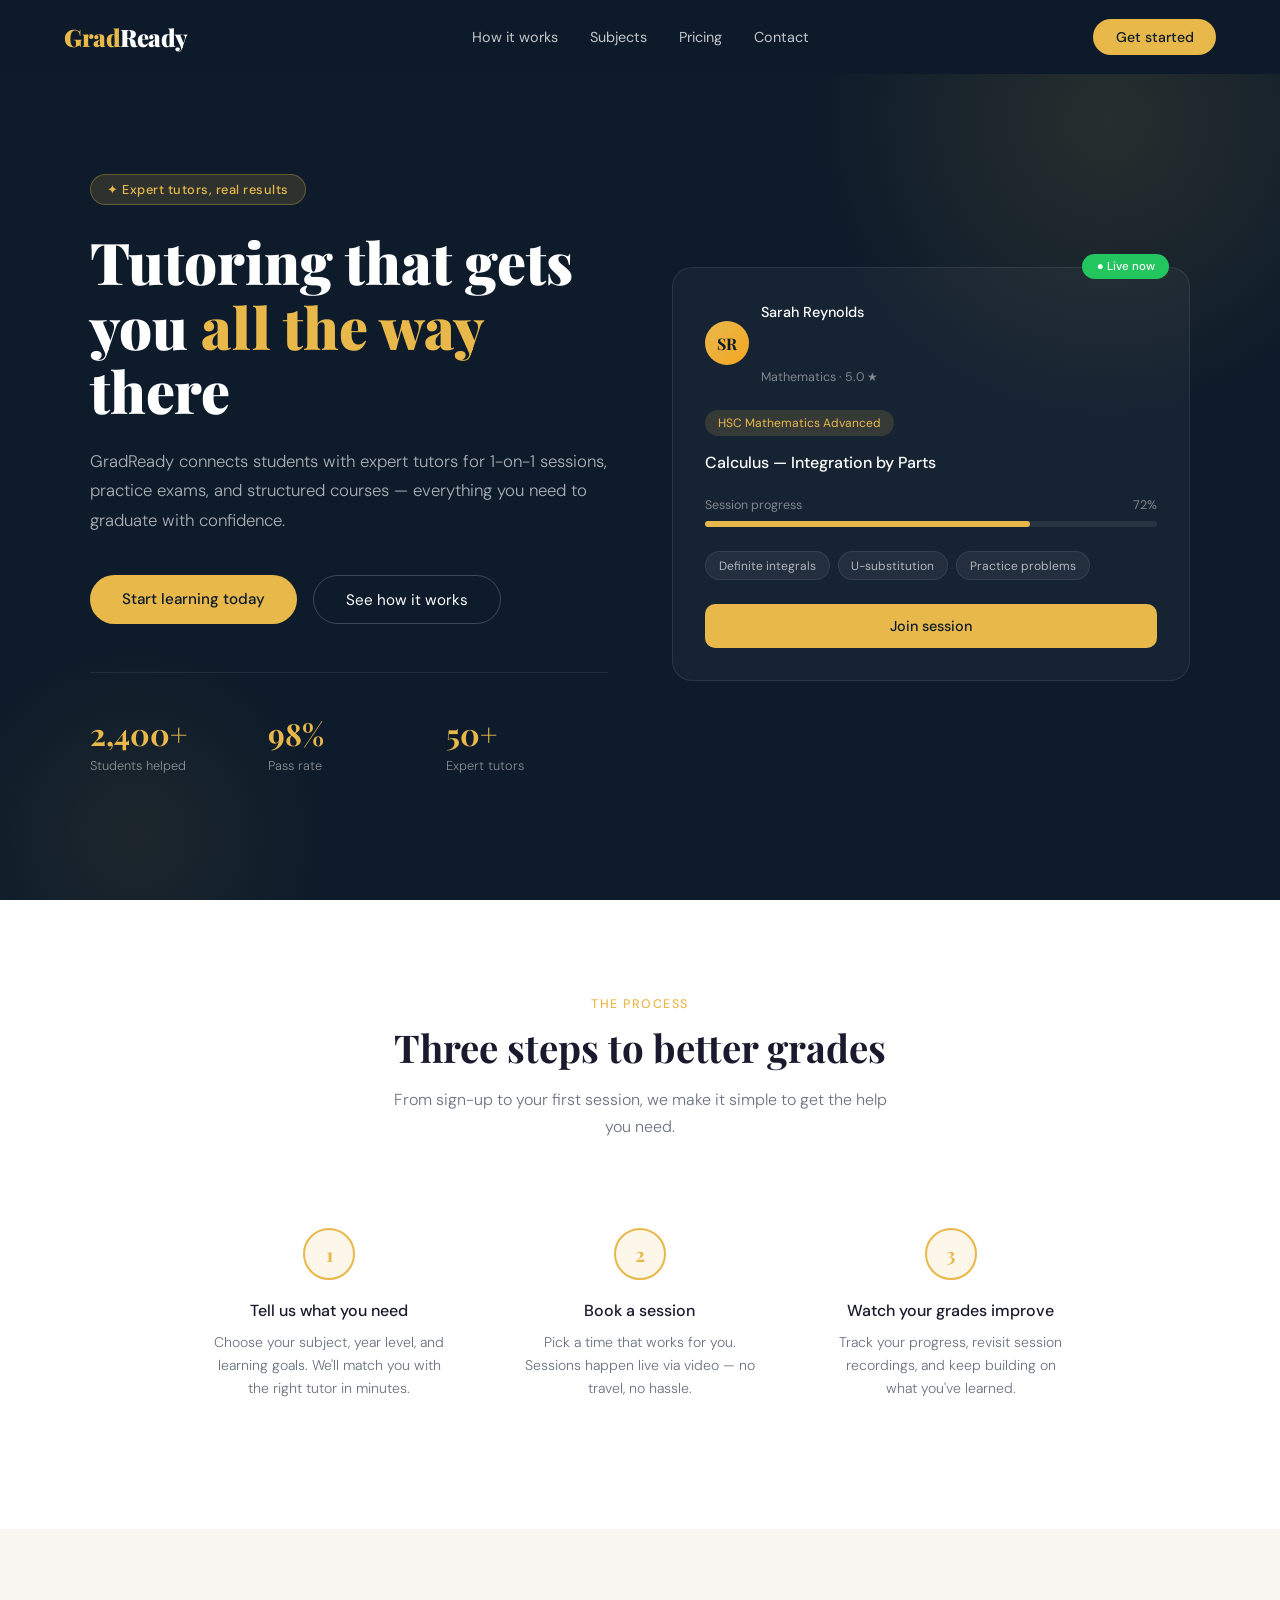
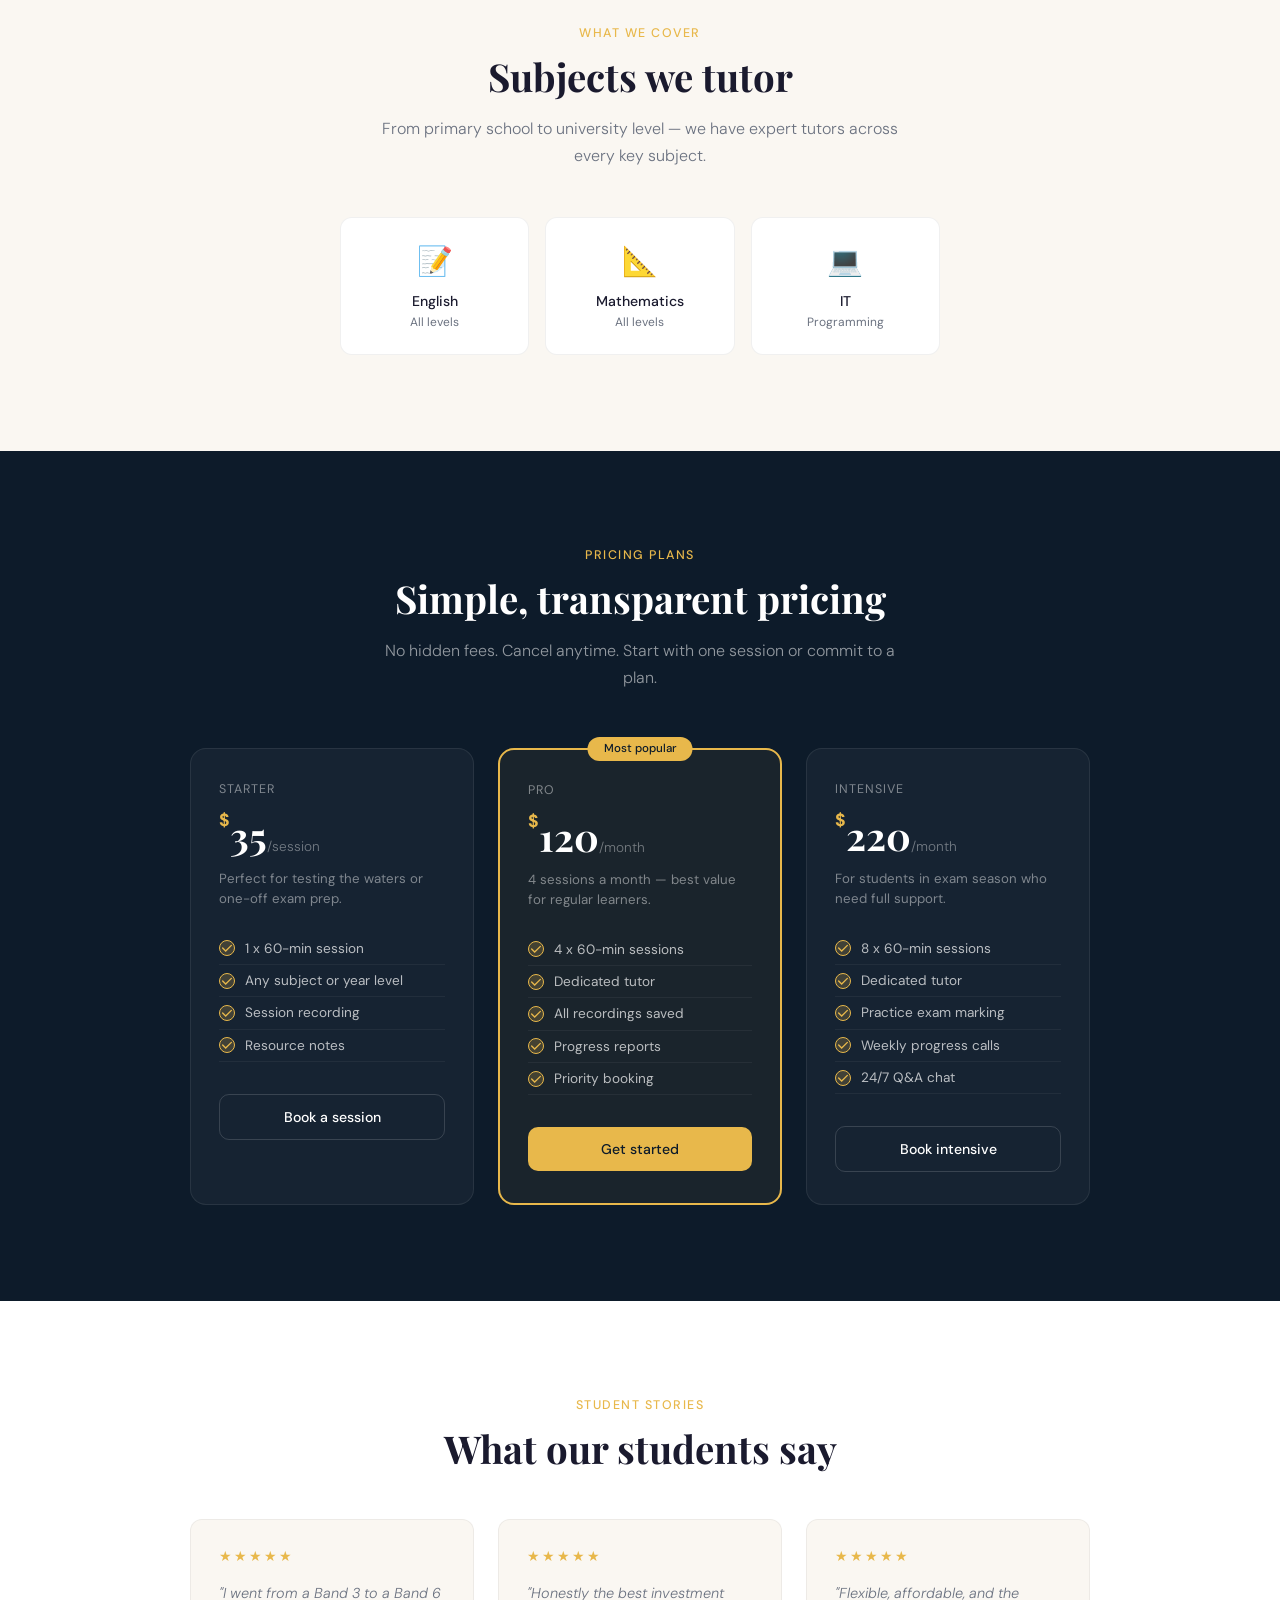
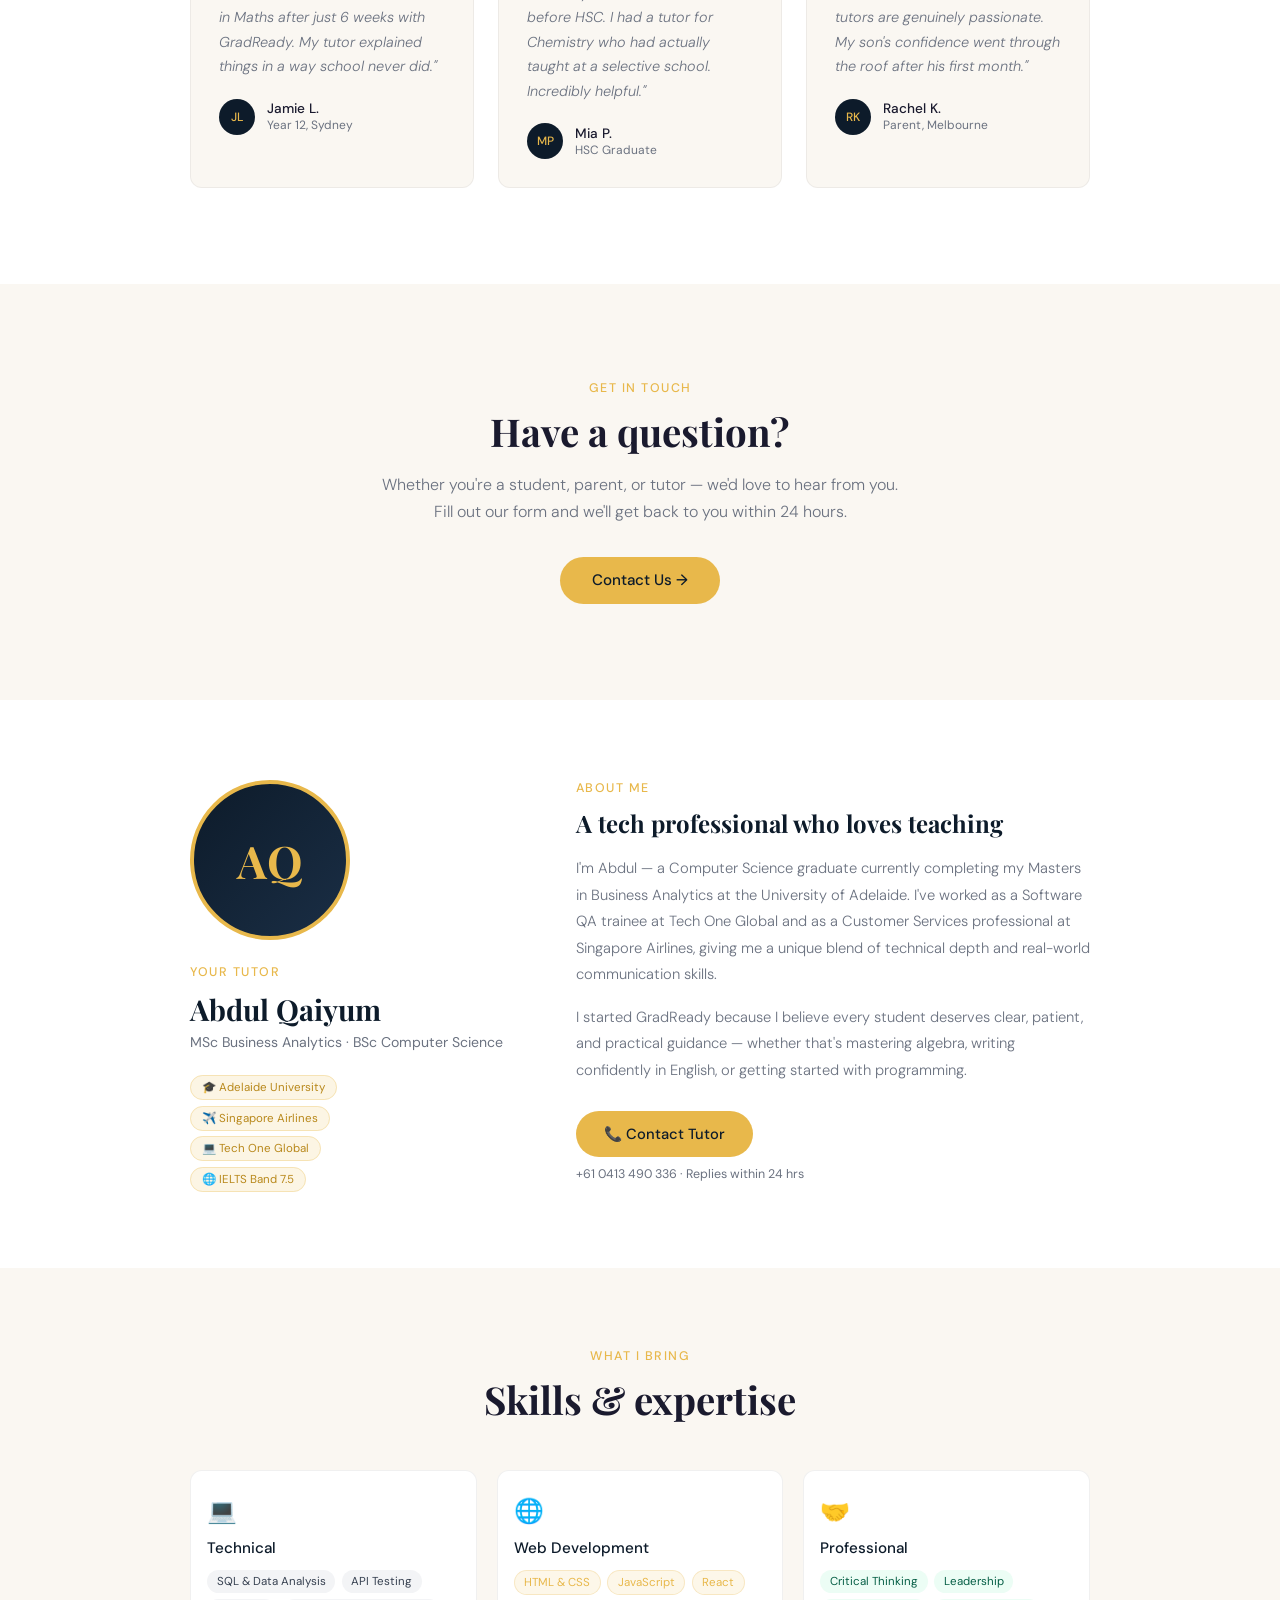
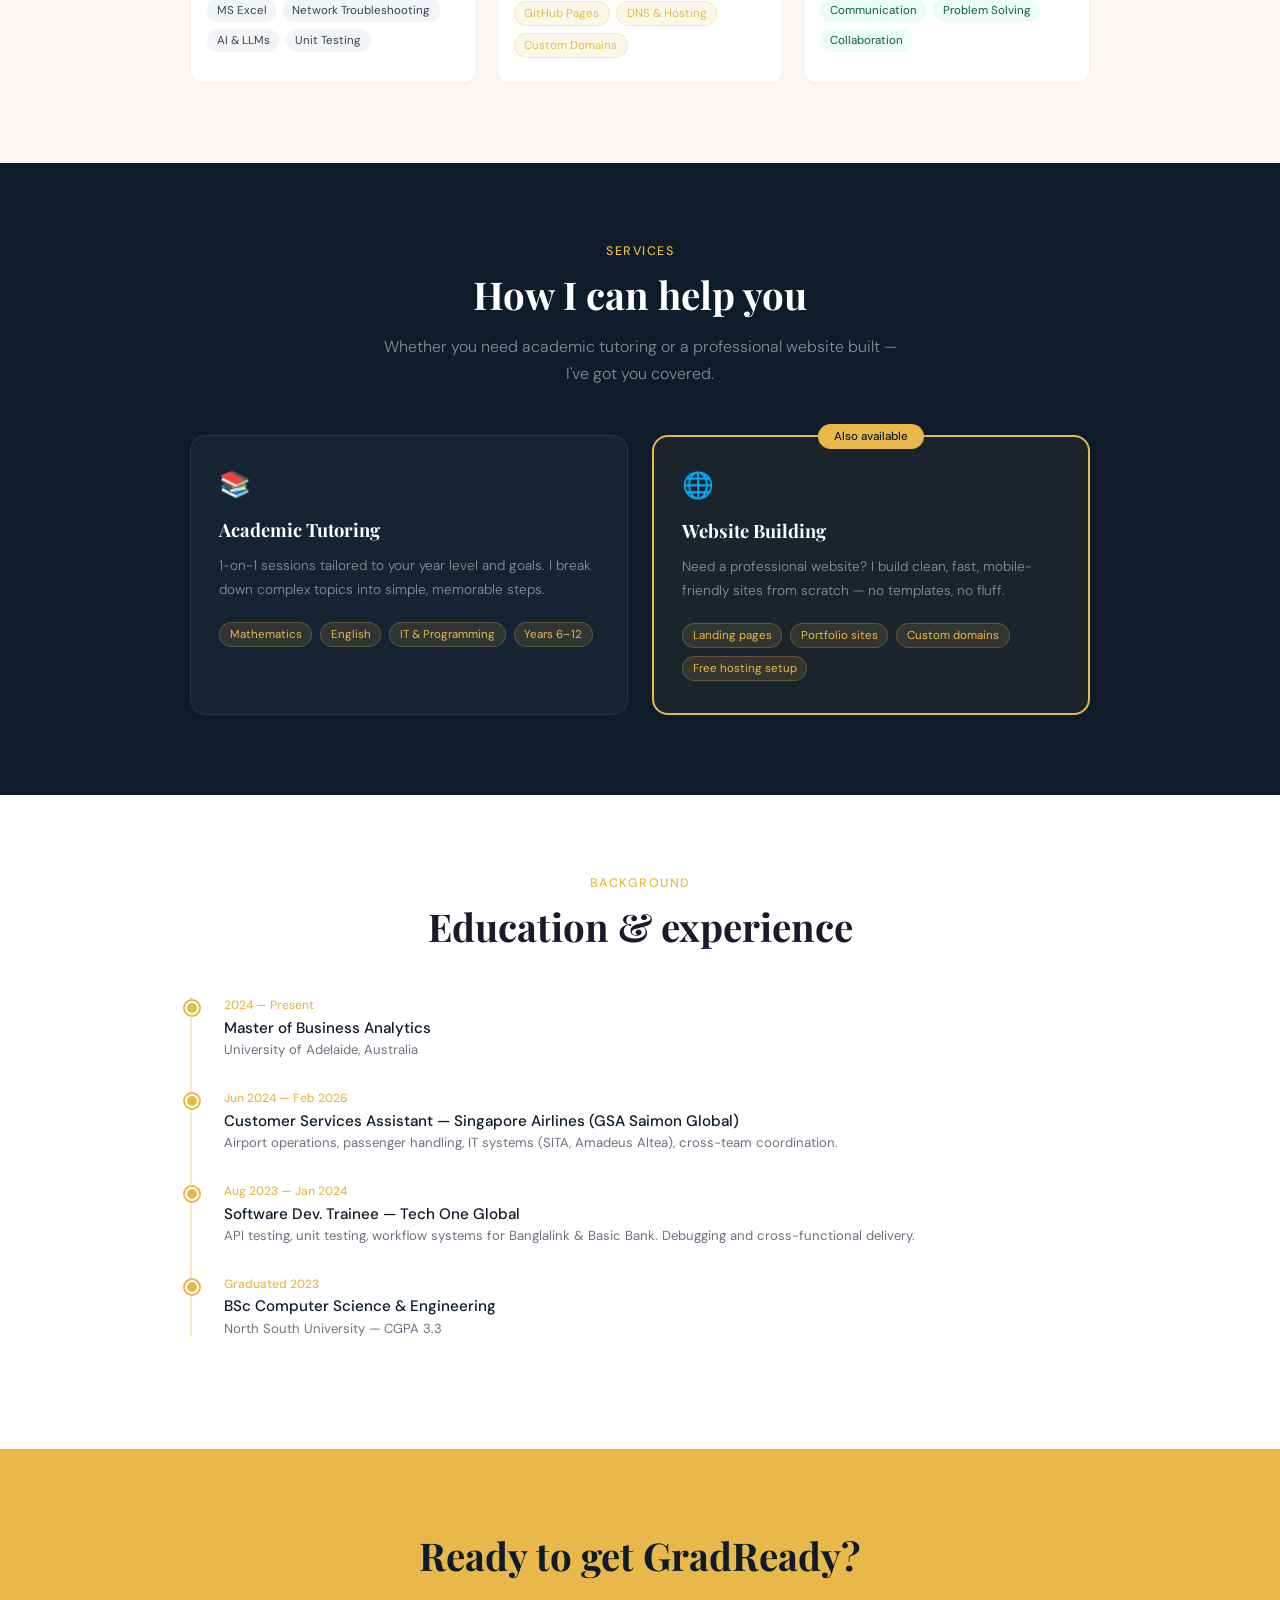
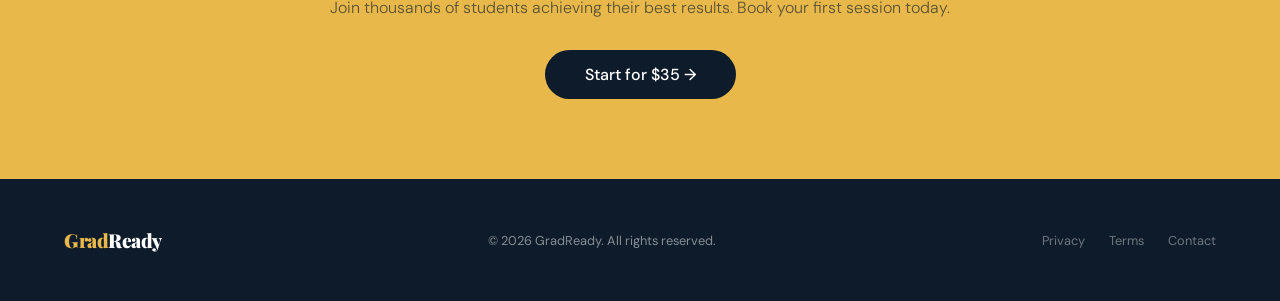
<file: index.html>
<!DOCTYPE html>
<html lang="en">
<head>
  <meta charset="UTF-8">
  <meta name="viewport" content="width=device-width, initial-scale=1.0">

  <!-- Primary SEO -->
  <title>GradReady | Online Tutoring in Maths, English & IT — Adelaide</title>
  <meta name="description" content="GradReady offers expert 1-on-1 online tutoring in Mathematics, English, and IT for students in Years 6–12. Based in Adelaide, Australia. Book your first session today.">
  <meta name="keywords" content="online tutoring Adelaide, maths tutor Adelaide, English tutor, IT tutor, Year 12 tutoring, HSC tutoring Australia, GradReady">
  <meta name="author" content="Abdul Qaiyum">
  <link rel="canonical" href="https://gradready.io">

  <!-- Open Graph (WhatsApp, Facebook, LinkedIn previews) -->
  <meta property="og:title" content="GradReady | Online Tutoring in Maths, English & IT">
  <meta property="og:description" content="Expert 1-on-1 online tutoring for Years 6–12. Maths, English, and IT. Based in Adelaide, Australia.">
  <meta property="og:url" content="https://gradready.io">
  <meta property="og:type" content="website">
  <meta property="og:site_name" content="GradReady">

  <!-- Twitter/X Card -->
  <meta name="twitter:card" content="summary">
  <meta name="twitter:title" content="GradReady | Online Tutoring in Maths, English & IT">
  <meta name="twitter:description" content="Expert 1-on-1 online tutoring for Years 6–12. Maths, English, and IT. Based in Adelaide, Australia.">

  <!-- Indexing -->
  <meta name="robots" content="index, follow">

  <!-- Fonts -->
  <link href="https://fonts.googleapis.com/css2?family=Playfair+Display:wght@400;700;900&family=DM+Sans:wght@300;400;500&display=swap" rel="stylesheet">
  <link rel="stylesheet" href="styles.css">
</head>
<body>

<!-- NAV -->
<nav>
  <div class="logo">Grad<span>Ready</span></div>
  <ul>
    <li><a href="#how">How it works</a></li>
    <li><a href="#subjects">Subjects</a></li>
    <li><a href="#pricing">Pricing</a></li>
    <li><a href="#contact">Contact</a></li>
</ul>
  <a href="#pricing" class="nav-cta">Get started</a>
</nav>

<!-- HERO -->
<section class="hero" id="home">
  <div class="hero-inner">
    <div>
      <div class="hero-badge">✦ Expert tutors, real results</div>
      <h1>Tutoring that gets you <em>all the way</em> there</h1>
      <p>GradReady connects students with expert tutors for 1-on-1 sessions, practice exams, and structured courses — everything you need to graduate with confidence.</p>
      <div class="hero-btns">
        <a href="#pricing" class="btn-primary">Start learning today</a>
        <a href="#how" class="btn-secondary">See how it works</a>
      </div>
      <div class="hero-stats">
        <div><div class="stat-num">2,400+</div><div class="stat-label">Students helped</div></div>
        <div><div class="stat-num">98%</div><div class="stat-label">Pass rate</div></div>
        <div><div class="stat-num">50+</div><div class="stat-label">Expert tutors</div></div>
      </div>
    </div>
    <div>
      <div class="hero-card">
        <div class="floating-badge">● Live now</div>
        <div class="tutor-pill">
          <div class="tutor-avatar">SR</div>
          <div class="tutor-info">
            <p>Sarah Reynolds</p>
            <span>Mathematics · 5.0 ★</span>
          </div>
        </div>
        <div class="session-tag">HSC Mathematics Advanced</div>
        <div class="session-title">Calculus — Integration by Parts</div>
        <div class="progress-label"><span>Session progress</span><span>72%</span></div>
        <div class="progress-bar"><div class="progress-fill"></div></div>
        <div class="topics">
          <span class="topic-chip">Definite integrals</span>
          <span class="topic-chip">U-substitution</span>
          <span class="topic-chip">Practice problems</span>
        </div>
        <button class="join-btn">Join session</button>
      </div>
    </div>
  </div>
</section>

<!-- HOW IT WORKS -->
<section class="how" id="how">
  <div style="max-width: 900px; margin: 0 auto;">
    <div class="centered">
      <div class="section-label">The process</div>
      <h2 class="section-title">Three steps to better grades</h2>
      <p class="section-sub">From sign-up to your first session, we make it simple to get the help you need.</p>
    </div>
    <div class="steps">
      <div class="step">
        <div class="step-num">1</div>
        <h3>Tell us what you need</h3>
        <p>Choose your subject, year level, and learning goals. We'll match you with the right tutor in minutes.</p>
      </div>
      <div class="step">
        <div class="step-num">2</div>
        <h3>Book a session</h3>
        <p>Pick a time that works for you. Sessions happen live via video — no travel, no hassle.</p>
      </div>
      <div class="step">
        <div class="step-num">3</div>
        <h3>Watch your grades improve</h3>
        <p>Track your progress, revisit session recordings, and keep building on what you've learned.</p>
      </div>
    </div>
  </div>
</section>

<!-- SUBJECTS -->
<section class="subjects" id="subjects">
  <div class="centered">
    <div class="section-label">What we cover</div>
    <h2 class="section-title">Subjects we tutor</h2>
    <p class="section-sub">From primary school to university level — we have expert tutors across every key subject.</p>
  </div>
  <div class="subjects-grid" style="max-width: 600px; margin: 3rem auto 0; grid-template-columns: repeat(3, 1fr);">
    <div class="subject-card"><span class="subject-icon">📝</span><h4>English</h4><p>All levels</p></div>
    <div class="subject-card"><span class="subject-icon">📐</span><h4>Mathematics</h4><p>All levels</p></div>
    <div class="subject-card"><span class="subject-icon">💻</span><h4>IT</h4><p>Programming</p></div>
  </div>
</section>

<!-- PRICING -->
<section class="pricing" id="pricing">
  <div class="centered">
    <div class="section-label">Pricing plans</div>
    <h2 class="section-title">Simple, transparent pricing</h2>
    <p class="section-sub">No hidden fees. Cancel anytime. Start with one session or commit to a plan.</p>
  </div>
  <div class="plans" style="max-width: 900px; margin: 3.5rem auto 0;">
    <div class="plan">
      <div class="plan-name">Starter</div>
      <div class="plan-price"><sup>$</sup>35<span>/session</span></div>
      <div class="plan-desc">Perfect for testing the waters or one-off exam prep.</div>
      <ul class="plan-features">
        <li>1 x 60-min session</li>
        <li>Any subject or year level</li>
        <li>Session recording</li>
        <li>Resource notes</li>
      </ul>
      <button class="plan-btn">Book a session</button>
    </div>
    <div class="plan featured">
      <div class="plan-badge">Most popular</div>
      <div class="plan-name">Pro</div>
      <div class="plan-price"><sup>$</sup>120<span>/month</span></div>
      <div class="plan-desc">4 sessions a month — best value for regular learners.</div>
      <ul class="plan-features">
        <li>4 x 60-min sessions</li>
        <li>Dedicated tutor</li>
        <li>All recordings saved</li>
        <li>Progress reports</li>
        <li>Priority booking</li>
      </ul>
      <button class="plan-btn">Get started</button>
    </div>
    <div class="plan">
      <div class="plan-name">Intensive</div>
      <div class="plan-price"><sup>$</sup>220<span>/month</span></div>
      <div class="plan-desc">For students in exam season who need full support.</div>
      <ul class="plan-features">
        <li>8 x 60-min sessions</li>
        <li>Dedicated tutor</li>
        <li>Practice exam marking</li>
        <li>Weekly progress calls</li>
        <li>24/7 Q&A chat</li>
      </ul>
      <button class="plan-btn">Book intensive</button>
    </div>
  </div>
</section>

<!-- TESTIMONIALS -->
<section class="testimonials" id="testimonials">
  <div class="centered">
    <div class="section-label">Student stories</div>
    <h2 class="section-title">What our students say</h2>
  </div>
  <div class="testi-grid" style="max-width: 900px; margin: 3rem auto 0;">
    <div class="testi-card">
      <div class="stars">★★★★★</div>
      <p>"I went from a Band 3 to a Band 6 in Maths after just 6 weeks with GradReady. My tutor explained things in a way school never did."</p>
      <div class="testi-author"><div class="testi-avatar">JL</div><div><div class="testi-name">Jamie L.</div><div class="testi-role">Year 12, Sydney</div></div></div>
    </div>
    <div class="testi-card">
      <div class="stars">★★★★★</div>
      <p>"Honestly the best investment before HSC. I had a tutor for Chemistry who had actually taught at a selective school. Incredibly helpful."</p>
      <div class="testi-author"><div class="testi-avatar">MP</div><div><div class="testi-name">Mia P.</div><div class="testi-role">HSC Graduate</div></div></div>
    </div>
    <div class="testi-card">
      <div class="stars">★★★★★</div>
      <p>"Flexible, affordable, and the tutors are genuinely passionate. My son's confidence went through the roof after his first month."</p>
      <div class="testi-author"><div class="testi-avatar">RK</div><div><div class="testi-name">Rachel K.</div><div class="testi-role">Parent, Melbourne</div></div></div>
    </div>
  </div>
</section>

<!-- CONTACT -->
<section class="contact" id="contact">
  <div style="max-width: 900px; margin: 0 auto; text-align: center;">
    <div class="section-label">Get in touch</div>
    <h2 class="section-title">Have a question?</h2>
    <p class="section-sub" style="margin: 0 auto 2rem;">Whether you're a student, parent, or tutor — we'd love to hear from you. Fill out our form and we'll get back to you within 24 hours.</p>
    <a href="https://docs.google.com/forms/d/e/1FAIpQLSeZvxR8KZ_kFCVpQYfocy1jPaZqgpG_xhr4tM7xeKf7v3OgfQ/viewform" target="_blank" class="btn-primary" style="display: inline-block;">Contact Us →</a>
  </div>
</section>

 <!-- TUTOR: ABOUT -->
<section style="background:#fff; padding:5rem 5%;">
  <div style="max-width:900px; margin:0 auto; display:grid; grid-template-columns:1fr 1.6fr; gap:4rem; align-items:start;">
    <div>
      <div style="width:160px; height:160px; border-radius:50%; background:linear-gradient(135deg,#0D1B2A,#1A2E45); display:flex; align-items:center; justify-content:center; margin-bottom:1.5rem; border:4px solid var(--gold);">
        <span style="font-family:'Playfair Display',serif; font-size:2.8rem; font-weight:700; color:var(--gold);">AQ</span>
      </div>
      <div class="section-label">Your tutor</div>
      <h2 style="font-family:'Playfair Display',serif; font-size:1.8rem; font-weight:700; color:var(--navy); line-height:1.2; margin-bottom:0.4rem;">Abdul Qaiyum</h2>
      <p style="font-size:0.88rem; color:var(--muted); margin-bottom:1.5rem;">MSc Business Analytics · BSc Computer Science</p>
      <div style="display:flex; flex-direction:column; gap:0.6rem;">
        <div><span class="tag-pill">🎓 Adelaide University</span></div>
        <div><span class="tag-pill">✈️ Singapore Airlines</span></div>
        <div><span class="tag-pill">💻 Tech One Global</span></div>
        <div><span class="tag-pill">🌐 IELTS Band 7.5</span></div>
      </div>
    </div>
    <div>
      <div class="section-label">About me</div>
      <h3 style="font-family:'Playfair Display',serif; font-size:1.5rem; font-weight:700; color:var(--navy); margin-bottom:1rem; line-height:1.3;">A tech professional who loves teaching</h3>
      <p style="font-size:0.92rem; color:var(--muted); line-height:1.8; font-weight:300; margin-bottom:1rem;">I'm Abdul — a Computer Science graduate currently completing my Masters in Business Analytics at the University of Adelaide. I've worked as a Software QA trainee at Tech One Global and as a Customer Services professional at Singapore Airlines, giving me a unique blend of technical depth and real-world communication skills.</p>
      <p style="font-size:0.92rem; color:var(--muted); line-height:1.8; font-weight:300;">I started GradReady because I believe every student deserves clear, patient, and practical guidance — whether that's mastering algebra, writing confidently in English, or getting started with programming.</p>
      <div style="margin-top:1.75rem;">
        <a href="tel:+610413490336" style="display:inline-flex; align-items:center; gap:0.6rem; background:var(--gold); color:var(--navy); padding:0.8rem 1.75rem; border-radius:50px; font-weight:500; font-size:0.92rem; text-decoration:none; transition:background 0.2s;">
          📞 Contact Tutor
        </a>
        <p style="font-size:0.78rem; color:var(--muted); margin-top:0.6rem;">+61 0413 490 336 · Replies within 24 hrs</p>
      </div>
    </div>
  </div>
</section>

<!-- TUTOR: SKILLS -->
<section style="background:var(--cream); padding:5rem 5%;">
  <div style="max-width:900px; margin:0 auto;">
    <div class="centered" style="margin-bottom:3rem;">
      <div class="section-label">What I bring</div>
      <h2 class="section-title">Skills & expertise</h2>
    </div>
    <div style="display:grid; grid-template-columns:repeat(3,1fr); gap:1.25rem;">
      <div class="subject-card" style="text-align:left;">
        <div style="font-size:1.5rem; margin-bottom:0.75rem;">💻</div>
        <h4 style="font-size:0.95rem; font-weight:500; color:var(--navy); margin-bottom:0.75rem;">Technical</h4>
        <div style="display:flex; flex-wrap:wrap; gap:0.4rem;">
          <span class="skill-chip">SQL & Data Analysis</span>
          <span class="skill-chip">API Testing</span>
          <span class="skill-chip">MS Excel</span>
          <span class="skill-chip">Network Troubleshooting</span>
          <span class="skill-chip">AI & LLMs</span>
          <span class="skill-chip">Unit Testing</span>
        </div>
      </div>
      <div class="subject-card" style="text-align:left;">
        <div style="font-size:1.5rem; margin-bottom:0.75rem;">🌐</div>
        <h4 style="font-size:0.95rem; font-weight:500; color:var(--navy); margin-bottom:0.75rem;">Web Development</h4>
        <div style="display:flex; flex-wrap:wrap; gap:0.4rem;">
          <span class="skill-chip gold">HTML & CSS</span>
          <span class="skill-chip gold">JavaScript</span>
          <span class="skill-chip gold">React</span>
          <span class="skill-chip gold">GitHub Pages</span>
          <span class="skill-chip gold">DNS & Hosting</span>
          <span class="skill-chip gold">Custom Domains</span>
        </div>
      </div>
      <div class="subject-card" style="text-align:left;">
        <div style="font-size:1.5rem; margin-bottom:0.75rem;">🤝</div>
        <h4 style="font-size:0.95rem; font-weight:500; color:var(--navy); margin-bottom:0.75rem;">Professional</h4>
        <div style="display:flex; flex-wrap:wrap; gap:0.4rem;">
          <span class="skill-chip green">Critical Thinking</span>
          <span class="skill-chip green">Leadership</span>
          <span class="skill-chip green">Communication</span>
          <span class="skill-chip green">Problem Solving</span>
          <span class="skill-chip green">Collaboration</span>
        </div>
      </div>
    </div>
  </div>
</section>

<!-- TUTOR: HOW I CAN HELP -->
<section style="background:var(--navy); padding:5rem 5%;">
  <div style="max-width:900px; margin:0 auto;">
    <div class="centered" style="margin-bottom:3rem;">
      <div class="section-label">Services</div>
      <h2 class="section-title" style="color:#fff;">How I can help you</h2>
      <p class="section-sub" style="color:rgba(255,255,255,0.5);">Whether you need academic tutoring or a professional website built — I've got you covered.</p>
    </div>
    <div style="display:grid; grid-template-columns:1fr 1fr; gap:1.5rem;">
      <div class="plan">
        <div style="font-size:1.6rem; margin-bottom:1rem;">📚</div>
        <h3 style="font-family:'Playfair Display',serif; font-size:1.15rem; font-weight:700; color:#fff; margin-bottom:0.75rem;">Academic Tutoring</h3>
        <p style="font-size:0.85rem; color:rgba(255,255,255,0.5); line-height:1.75; font-weight:300; margin-bottom:1.25rem;">1-on-1 sessions tailored to your year level and goals. I break down complex topics into simple, memorable steps.</p>
        <div style="display:flex; flex-wrap:wrap; gap:0.5rem;">
          <span class="skill-chip gold">Mathematics</span>
          <span class="skill-chip gold">English</span>
          <span class="skill-chip gold">IT & Programming</span>
          <span class="skill-chip gold">Years 6–12</span>
        </div>
      </div>
      <div class="plan featured">
        <div class="plan-badge">Also available</div>
        <div style="font-size:1.6rem; margin-bottom:1rem;">🌐</div>
        <h3 style="font-family:'Playfair Display',serif; font-size:1.15rem; font-weight:700; color:#fff; margin-bottom:0.75rem;">Website Building</h3>
        <p style="font-size:0.85rem; color:rgba(255,255,255,0.5); line-height:1.75; font-weight:300; margin-bottom:1.25rem;">Need a professional website? I build clean, fast, mobile-friendly sites from scratch — no templates, no fluff.</p>
        <div style="display:flex; flex-wrap:wrap; gap:0.5rem;">
          <span class="skill-chip gold">Landing pages</span>
          <span class="skill-chip gold">Portfolio sites</span>
          <span class="skill-chip gold">Custom domains</span>
          <span class="skill-chip gold">Free hosting setup</span>
        </div>
      </div>
    </div>
  </div>
</section>

<!-- TUTOR: EXPERIENCE TIMELINE -->
<section style="background:#fff; padding:5rem 5%;">
  <div style="max-width:900px; margin:0 auto;">
    <div class="centered" style="margin-bottom:3rem;">
      <div class="section-label">Background</div>
      <h2 class="section-title">Education & experience</h2>
    </div>
    <div class="timeline">
      <div class="timeline-item">
        <div class="timeline-dot"></div>
        <div style="font-size:0.75rem; color:var(--gold); font-weight:500; margin-bottom:0.3rem;">2024 — Present</div>
        <h4 style="font-size:0.95rem; font-weight:500; color:var(--navy); margin-bottom:0.2rem;">Master of Business Analytics</h4>
        <p style="font-size:0.82rem; color:var(--muted);">University of Adelaide, Australia</p>
      </div>
      <div class="timeline-item">
        <div class="timeline-dot"></div>
        <div style="font-size:0.75rem; color:var(--gold); font-weight:500; margin-bottom:0.3rem;">Jun 2024 — Feb 2026</div>
        <h4 style="font-size:0.95rem; font-weight:500; color:var(--navy); margin-bottom:0.2rem;">Customer Services Assistant — Singapore Airlines (GSA Saimon Global)</h4>
        <p style="font-size:0.82rem; color:var(--muted);">Airport operations, passenger handling, IT systems (SITA, Amadeus Altea), cross-team coordination.</p>
      </div>
      <div class="timeline-item">
        <div class="timeline-dot"></div>
        <div style="font-size:0.75rem; color:var(--gold); font-weight:500; margin-bottom:0.3rem;">Aug 2023 — Jan 2024</div>
        <h4 style="font-size:0.95rem; font-weight:500; color:var(--navy); margin-bottom:0.2rem;">Software Dev. Trainee — Tech One Global</h4>
        <p style="font-size:0.82rem; color:var(--muted);">API testing, unit testing, workflow systems for Banglalink & Basic Bank. Debugging and cross-functional delivery.</p>
      </div>
      <div class="timeline-item">
        <div class="timeline-dot"></div>
        <div style="font-size:0.75rem; color:var(--gold); font-weight:500; margin-bottom:0.3rem;">Graduated 2023</div>
        <h4 style="font-size:0.95rem; font-weight:500; color:var(--navy); margin-bottom:0.2rem;">BSc Computer Science & Engineering</h4>
        <p style="font-size:0.82rem; color:var(--muted);">North South University — CGPA 3.3</p>
      </div>
    </div>
  </div>
</section>
 
<!-- CTA -->
<section class="cta-section">
  <h2>Ready to get GradReady?</h2>
  <p>Join thousands of students achieving their best results. Book your first session today.</p>
  <a href="#pricing" class="cta-btn">Start for $35 →</a>
</section>

<!--/* CONTACT */
.contact { background: var(--cream); }
.contact-detail { display: flex; align-items: center; gap: 0.75rem; margin-bottom: 0.85rem; }
.contact-detail span { font-size: 0.88rem; color: var(--text); }
.contact-icon { width: 36px; height: 36px; border-radius: 50%; background: rgba(232,184,75,0.12); border: 1px solid rgba(232,184,75,0.3); display: flex; align-items: center; justify-content: center; font-size: 0.85rem; flex-shrink: 0; }

.form-wrapper iframe { display: block; width: 100%; border: none; }
@media (max-width: 768px) {
  .contact-inner { grid-template-columns: 1fr; gap: 2rem; }
}  -->
 
 
<!-- FOOTER -->
<footer>
  <div class="logo">Grad<span>Ready</span></div>
  <p>© 2026 GradReady. All rights reserved.</p>
  <div class="footer-links">
    <a href="#">Privacy</a>
    <a href="#">Terms</a>
    <a href="#">Contact</a>
  </div>
</footer>

</body>
</html>
</file>
<file: styles.css>
*, *::before, *::after { box-sizing: border-box; margin: 0; padding: 0; }
  :root {
    --navy: #0D1B2A;
    --navy-mid: #1A2E45;
    --gold: #E8B84B;
    --gold-light: #F5D485;
    --cream: #FAF7F2;
    --text: #1A1A2E;
    --muted: #6B7280;
    --white: #ffffff;
    --radius: 12px;
  }
  html { scroll-behavior: smooth; }
  body { font-family: 'DM Sans', sans-serif; background: var(--cream); color: var(--text); overflow-x: hidden; }

  /* NAV */
  nav {
    position: fixed; top: 0; left: 0; right: 0; z-index: 100;
    padding: 1.2rem 5%;
    display: flex; align-items: center; justify-content: space-between;
    background: rgba(13,27,42,0.96);
    backdrop-filter: blur(8px);
  }
  .logo { font-family: 'Playfair Display', serif; font-size: 1.5rem; font-weight: 900; color: var(--gold); letter-spacing: -0.5px; }
  .logo span { color: var(--white); }
  nav ul { list-style: none; display: flex; gap: 2rem; }
  nav ul a { color: rgba(255,255,255,0.75); text-decoration: none; font-size: 0.9rem; font-weight: 400; transition: color 0.2s; }
  nav ul a:hover { color: var(--gold); }
  .nav-cta {
    background: var(--gold); color: var(--navy); padding: 0.55rem 1.4rem;
    border-radius: 50px; font-size: 0.88rem; font-weight: 500; text-decoration: none;
    transition: background 0.2s, transform 0.15s;
  }
  .nav-cta:hover { background: var(--gold-light); transform: translateY(-1px); }

  /* HERO */
  .hero {
    min-height: 100vh;
    background: var(--navy);
    display: flex; align-items: center;
    padding: 8rem 5% 5rem;
    position: relative; overflow: hidden;
  }
  .hero::before {
    content: '';
    position: absolute; top: -20%; right: -10%;
    width: 600px; height: 600px;
    background: radial-gradient(circle, rgba(232,184,75,0.12) 0%, transparent 70%);
    border-radius: 50%;
  }
  .hero::after {
    content: '';
    position: absolute; bottom: -15%; left: -5%;
    width: 400px; height: 400px;
    background: radial-gradient(circle, rgba(232,184,75,0.07) 0%, transparent 70%);
    border-radius: 50%;
  }
  .hero-inner { max-width: 1100px; margin: 0 auto; width: 100%; display: grid; grid-template-columns: 1fr 1fr; gap: 4rem; align-items: center; position: relative; z-index: 1; }
  .hero-badge { display: inline-block; background: rgba(232,184,75,0.15); border: 1px solid rgba(232,184,75,0.3); color: var(--gold); font-size: 0.8rem; font-weight: 500; padding: 0.4rem 1rem; border-radius: 50px; margin-bottom: 1.5rem; letter-spacing: 0.5px; }
  .hero h1 { font-family: 'Playfair Display', serif; font-size: clamp(2.4rem, 4.5vw, 3.8rem); font-weight: 900; color: var(--white); line-height: 1.12; margin-bottom: 1.5rem; }
  .hero h1 em { color: var(--gold); font-style: normal; }
  .hero p { color: rgba(255,255,255,0.65); font-size: 1.05rem; line-height: 1.75; margin-bottom: 2.5rem; font-weight: 300; }
  .hero-btns { display: flex; gap: 1rem; flex-wrap: wrap; }
  .btn-primary { background: var(--gold); color: var(--navy); padding: 0.85rem 2rem; border-radius: 50px; font-weight: 500; text-decoration: none; font-size: 0.95rem; transition: all 0.2s; }
  .btn-primary:hover { background: var(--gold-light); transform: translateY(-2px); }
  .btn-secondary { background: transparent; color: var(--white); padding: 0.85rem 2rem; border-radius: 50px; font-weight: 400; text-decoration: none; font-size: 0.95rem; border: 1px solid rgba(255,255,255,0.2); transition: all 0.2s; }
  .btn-secondary:hover { border-color: var(--gold); color: var(--gold); }
  .hero-stats { display: grid; grid-template-columns: repeat(3, 1fr); gap: 1rem; margin-top: 3rem; padding-top: 2.5rem; border-top: 1px solid rgba(255,255,255,0.08); }
  .stat-num { font-family: 'Playfair Display', serif; font-size: 1.9rem; font-weight: 700; color: var(--gold); }
  .stat-label { font-size: 0.8rem; color: rgba(255,255,255,0.5); margin-top: 0.2rem; font-weight: 300; }

  /* HERO CARD */
  .hero-card {
    background: rgba(255,255,255,0.04); border: 1px solid rgba(255,255,255,0.08);
    border-radius: 20px; padding: 2rem; position: relative;
  }
  .tutor-pill { display: flex; align-items: center; gap: 0.75rem; margin-bottom: 1.5rem; }
  .tutor-avatar { width: 44px; height: 44px; border-radius: 50%; background: linear-gradient(135deg, #E8B84B, #f5a623); display: flex; align-items: center; justify-content: center; font-family: 'Playfair Display', serif; font-weight: 700; color: var(--navy); font-size: 1rem; flex-shrink: 0; }
  .tutor-info p { color: var(--white); font-size: 0.9rem; font-weight: 500; }
  .tutor-info span { color: rgba(255,255,255,0.45); font-size: 0.78rem; }
  .session-tag { display: inline-block; background: rgba(232,184,75,0.15); color: var(--gold); font-size: 0.75rem; padding: 0.3rem 0.8rem; border-radius: 50px; margin-bottom: 1rem; }
  .session-title { color: var(--white); font-weight: 500; font-size: 1rem; margin-bottom: 1.5rem; }
  .progress-label { display: flex; justify-content: space-between; font-size: 0.78rem; color: rgba(255,255,255,0.45); margin-bottom: 0.5rem; }
  .progress-bar { background: rgba(255,255,255,0.08); border-radius: 50px; height: 6px; margin-bottom: 1.5rem; }
  .progress-fill { height: 6px; border-radius: 50px; background: var(--gold); width: 72%; }
  .topics { display: flex; flex-wrap: wrap; gap: 0.5rem; margin-bottom: 1.5rem; }
  .topic-chip { background: rgba(255,255,255,0.06); color: rgba(255,255,255,0.65); font-size: 0.75rem; padding: 0.35rem 0.8rem; border-radius: 50px; border: 1px solid rgba(255,255,255,0.08); }
  .join-btn { width: 100%; background: var(--gold); color: var(--navy); border: none; padding: 0.8rem; border-radius: 10px; font-weight: 500; font-size: 0.9rem; cursor: pointer; font-family: 'DM Sans', sans-serif; transition: background 0.2s; }
  .join-btn:hover { background: var(--gold-light); }
  .floating-badge { position: absolute; top: -14px; right: 20px; background: #22c55e; color: white; font-size: 0.72rem; font-weight: 500; padding: 0.3rem 0.9rem; border-radius: 50px; }

  /* SECTION BASE */
  section { padding: 6rem 5%; }
  .section-label { font-size: 0.78rem; font-weight: 500; letter-spacing: 1.5px; text-transform: uppercase; color: var(--gold); margin-bottom: 0.75rem; }
  .section-title { font-family: 'Playfair Display', serif; font-size: clamp(1.8rem, 3vw, 2.6rem); font-weight: 700; color: var(--text); line-height: 1.2; margin-bottom: 1rem; }
  .section-sub { color: var(--muted); font-size: 1rem; line-height: 1.7; max-width: 520px; font-weight: 300; }
  .centered { text-align: center; }
  .centered .section-sub { margin: 0 auto; }

  /* HOW IT WORKS */
  .how { background: var(--white); }
  .steps { display: grid; grid-template-columns: repeat(3, 1fr); gap: 2rem; margin-top: 3.5rem; max-width: 900px; margin-left: auto; margin-right: auto; }
  .step { text-align: center; padding: 2rem 1.5rem; }
  .step-num { width: 52px; height: 52px; border-radius: 50%; background: rgba(232,184,75,0.12); border: 2px solid var(--gold); display: flex; align-items: center; justify-content: center; font-family: 'Playfair Display', serif; font-size: 1.2rem; font-weight: 700; color: var(--gold); margin: 0 auto 1.25rem; }
  .step h3 { font-size: 1rem; font-weight: 500; color: var(--text); margin-bottom: 0.6rem; }
  .step p { font-size: 0.88rem; color: var(--muted); line-height: 1.65; font-weight: 300; }

  /* SUBJECTS */
  .subjects { background: var(--cream); }
  .subjects-grid { display: grid; grid-template-columns: repeat(auto-fit, minmax(150px, 1fr)); gap: 1rem; margin-top: 3rem; }
  .subject-card { background: var(--white); border: 1px solid rgba(0,0,0,0.06); border-radius: var(--radius); padding: 1.5rem 1rem; text-align: center; transition: all 0.2s; cursor: pointer; }
  .subject-card:hover { border-color: var(--gold); transform: translateY(-3px); box-shadow: 0 8px 24px rgba(232,184,75,0.12); }
  .subject-icon { font-size: 1.8rem; margin-bottom: 0.75rem; display: block; }
  .subject-card h4 { font-size: 0.88rem; font-weight: 500; color: var(--text); }
  .subject-card p { font-size: 0.75rem; color: var(--muted); margin-top: 0.25rem; }

  /* PRICING */
  .pricing { background: var(--navy); }
  .pricing .section-title { color: var(--white); }
  .pricing .section-label { color: var(--gold); }
  .pricing .section-sub { color: rgba(255,255,255,0.55); }
  .plans { display: grid; grid-template-columns: repeat(3, 1fr); gap: 1.5rem; margin-top: 3.5rem; }
  .plan { background: rgba(255,255,255,0.04); border: 1px solid rgba(255,255,255,0.08); border-radius: 16px; padding: 2rem 1.75rem; position: relative; transition: border-color 0.2s; }
  .plan:hover { border-color: rgba(232,184,75,0.3); }
  .plan.featured { border: 2px solid var(--gold); background: rgba(232,184,75,0.06); }
  .plan-badge { position: absolute; top: -13px; left: 50%; transform: translateX(-50%); background: var(--gold); color: var(--navy); font-size: 0.72rem; font-weight: 500; padding: 0.3rem 1rem; border-radius: 50px; white-space: nowrap; }
  .plan-name { font-size: 0.78rem; text-transform: uppercase; letter-spacing: 1px; color: rgba(255,255,255,0.45); margin-bottom: 0.75rem; }
  .plan-price { font-family: 'Playfair Display', serif; font-size: 2.4rem; font-weight: 700; color: var(--white); }
  .plan-price sup { font-size: 1.1rem; vertical-align: top; margin-top: 0.5rem; color: var(--gold); font-family: 'DM Sans', sans-serif; }
  .plan-price span { font-family: 'DM Sans', sans-serif; font-size: 0.85rem; color: rgba(255,255,255,0.4); font-weight: 300; }
  .plan-desc { font-size: 0.83rem; color: rgba(255,255,255,0.45); margin: 0.5rem 0 1.5rem; line-height: 1.5; }
  .plan-features { list-style: none; margin-bottom: 2rem; }
  .plan-features li { font-size: 0.85rem; color: rgba(255,255,255,0.7); padding: 0.45rem 0; display: flex; align-items: center; gap: 0.6rem; border-bottom: 1px solid rgba(255,255,255,0.05); }
  .plan-features li::before { content: ''; width: 16px; height: 16px; border-radius: 50%; background: rgba(232,184,75,0.2); border: 1px solid var(--gold); flex-shrink: 0; display: inline-block; background-image: url("data:image/svg+xml,%3Csvg xmlns='http://www.w3.org/2000/svg' viewBox='0 0 16 16'%3E%3Cpath d='M3 8l3.5 3.5L13 5' stroke='%23E8B84B' stroke-width='1.5' fill='none' stroke-linecap='round'/%3E%3C/svg%3E"); background-size: contain; }
  .plan-btn { width: 100%; padding: 0.8rem; border-radius: 10px; font-size: 0.88rem; font-weight: 500; font-family: 'DM Sans', sans-serif; cursor: pointer; border: 1px solid rgba(255,255,255,0.15); background: transparent; color: var(--white); transition: all 0.2s; }
  .plan-btn:hover { background: rgba(255,255,255,0.08); }
  .plan.featured .plan-btn { background: var(--gold); color: var(--navy); border: none; }
  .plan.featured .plan-btn:hover { background: var(--gold-light); }

  /* TESTIMONIALS */
  .testimonials { background: var(--white); }
  .testi-grid { display: grid; grid-template-columns: repeat(3, 1fr); gap: 1.5rem; margin-top: 3rem; }
  .testi-card { background: var(--cream); border-radius: var(--radius); padding: 1.75rem; border: 1px solid rgba(0,0,0,0.05); }
  .stars { color: var(--gold); font-size: 0.85rem; margin-bottom: 1rem; letter-spacing: 2px; }
  .testi-card p { font-size: 0.9rem; color: var(--muted); line-height: 1.7; font-weight: 300; margin-bottom: 1.25rem; font-style: italic; }
  .testi-author { display: flex; align-items: center; gap: 0.75rem; }
  .testi-avatar { width: 36px; height: 36px; border-radius: 50%; background: var(--navy); display: flex; align-items: center; justify-content: center; font-size: 0.75rem; font-weight: 500; color: var(--gold); flex-shrink: 0; }
  .testi-name { font-size: 0.85rem; font-weight: 500; color: var(--text); }
  .testi-role { font-size: 0.75rem; color: var(--muted); }

  /* CTA */
  .cta-section { background: var(--gold); text-align: center; padding: 5rem 5%; }
  .cta-section h2 { font-family: 'Playfair Display', serif; font-size: clamp(1.8rem, 3vw, 2.8rem); font-weight: 700; color: var(--navy); margin-bottom: 1rem; }
  .cta-section p { color: rgba(13,27,42,0.65); font-size: 1rem; margin-bottom: 2rem; font-weight: 300; }
  .cta-btn { display: inline-block; background: var(--navy); color: var(--white); padding: 0.9rem 2.5rem; border-radius: 50px; font-weight: 500; text-decoration: none; transition: all 0.2s; }
  .cta-btn:hover { transform: translateY(-2px); background: var(--navy-mid); }

 /* TUTOR SECTION */
.timeline { position: relative; padding-left: 2rem; border-left: 2px solid rgba(232,184,75,0.3); }
.timeline-item { margin-bottom: 2rem; position: relative; }
.timeline-dot { position: absolute; left: -2.45rem; top: 4px; width: 14px; height: 14px; border-radius: 50%; background: var(--gold); border: 2px solid #fff; box-shadow: 0 0 0 2px var(--gold); }
.skill-chip { background: #F3F4F6; color: #374151; font-size: 0.72rem; padding: 0.25rem 0.6rem; border-radius: 50px; }
.skill-chip.gold { background: rgba(232,184,75,0.12); border: 1px solid rgba(232,184,75,0.25); color: var(--gold); }
.skill-chip.green { background: #ECFDF5; color: #065F46; }
.tag-pill { background: rgba(232,184,75,0.15); border: 1px solid rgba(232,184,75,0.3); color: #B8881B; font-size: 0.72rem; padding: 0.25rem 0.7rem; border-radius: 50px; }

  /* FOOTER */
  footer { background: var(--navy); color: rgba(255,255,255,0.5); padding: 3rem 5%; display: flex; justify-content: space-between; align-items: center; flex-wrap: gap; gap: 1rem; }
  footer .logo { font-size: 1.2rem; }
  footer p { font-size: 0.8rem; }
  .footer-links { display: flex; gap: 1.5rem; }
  .footer-links a { color: rgba(255,255,255,0.4); font-size: 0.8rem; text-decoration: none; transition: color 0.2s; }
  .footer-links a:hover { color: var(--gold); }

  @media (max-width: 768px) {
    .hero-inner { grid-template-columns: 1fr; }
    .hero-card { display: none; }
    .steps, .plans, .testi-grid { grid-template-columns: 1fr; }
    nav ul { display: none; }
  }
</file>
